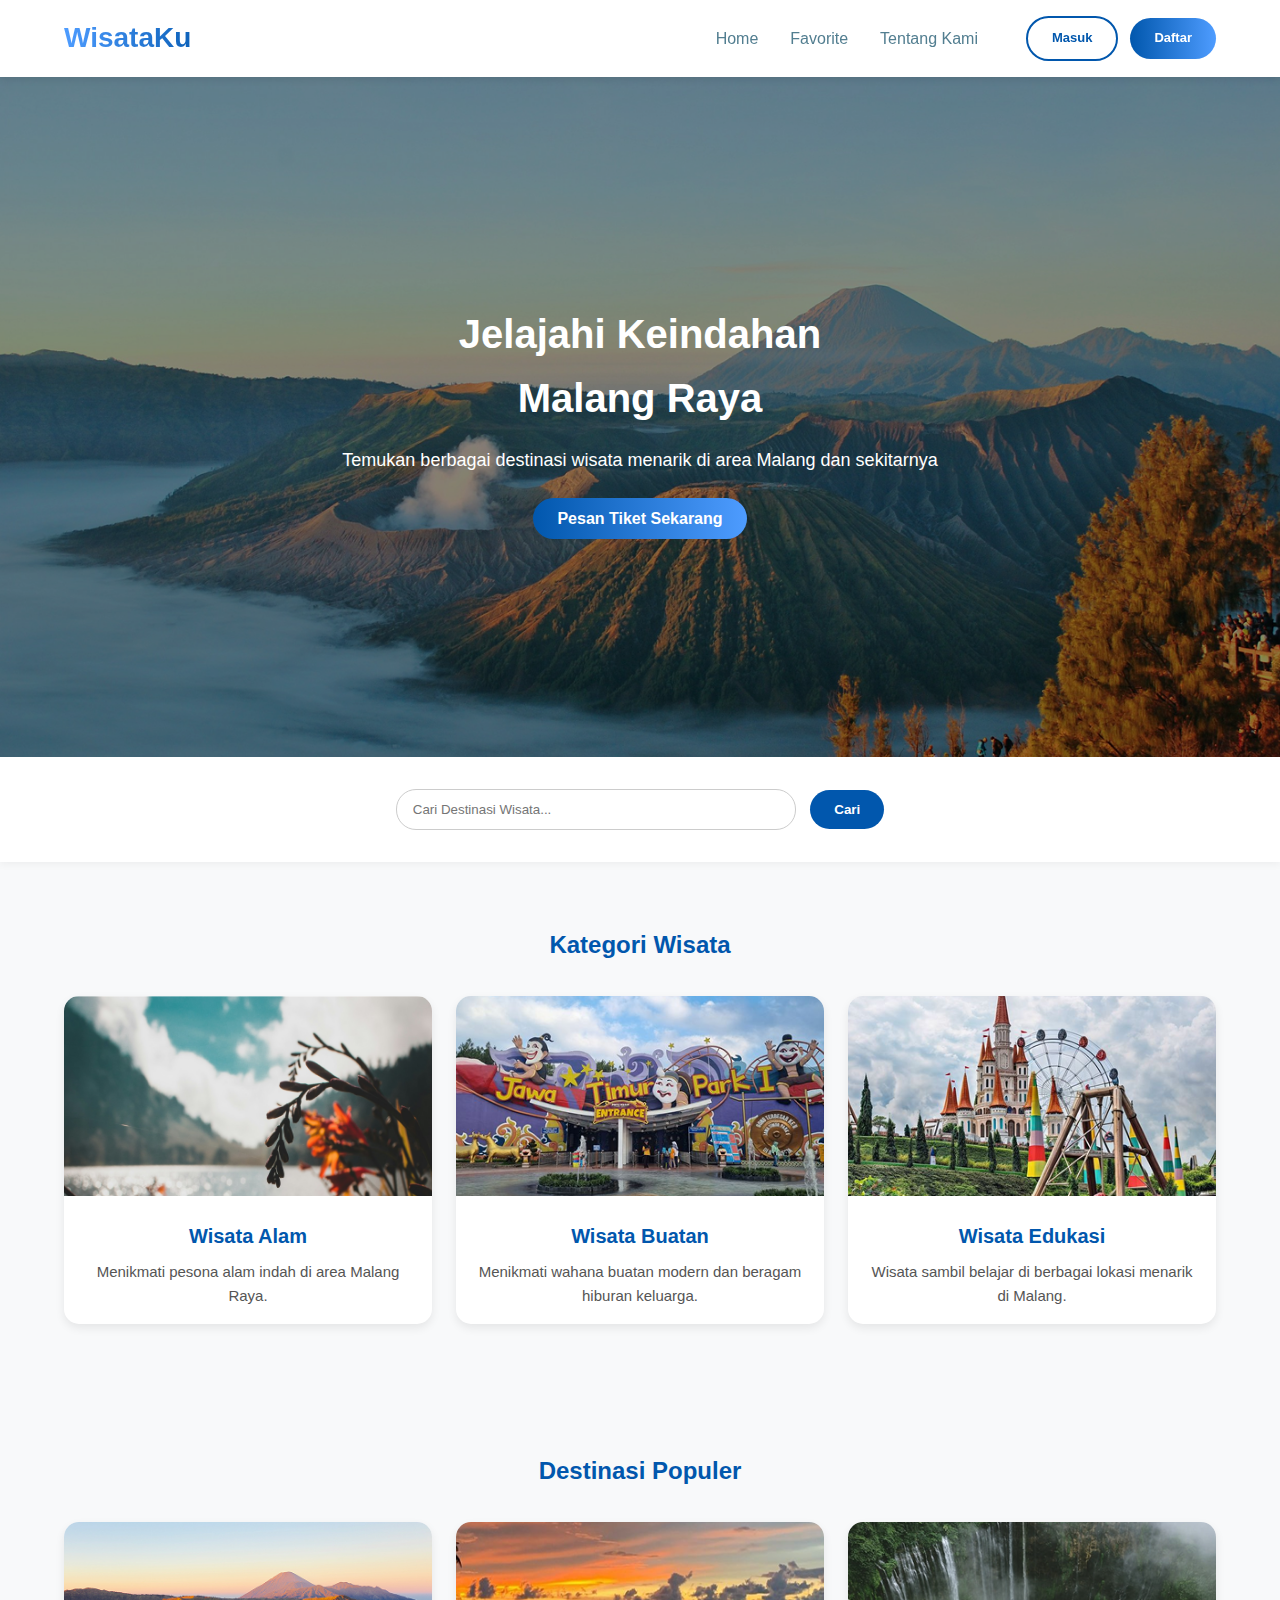
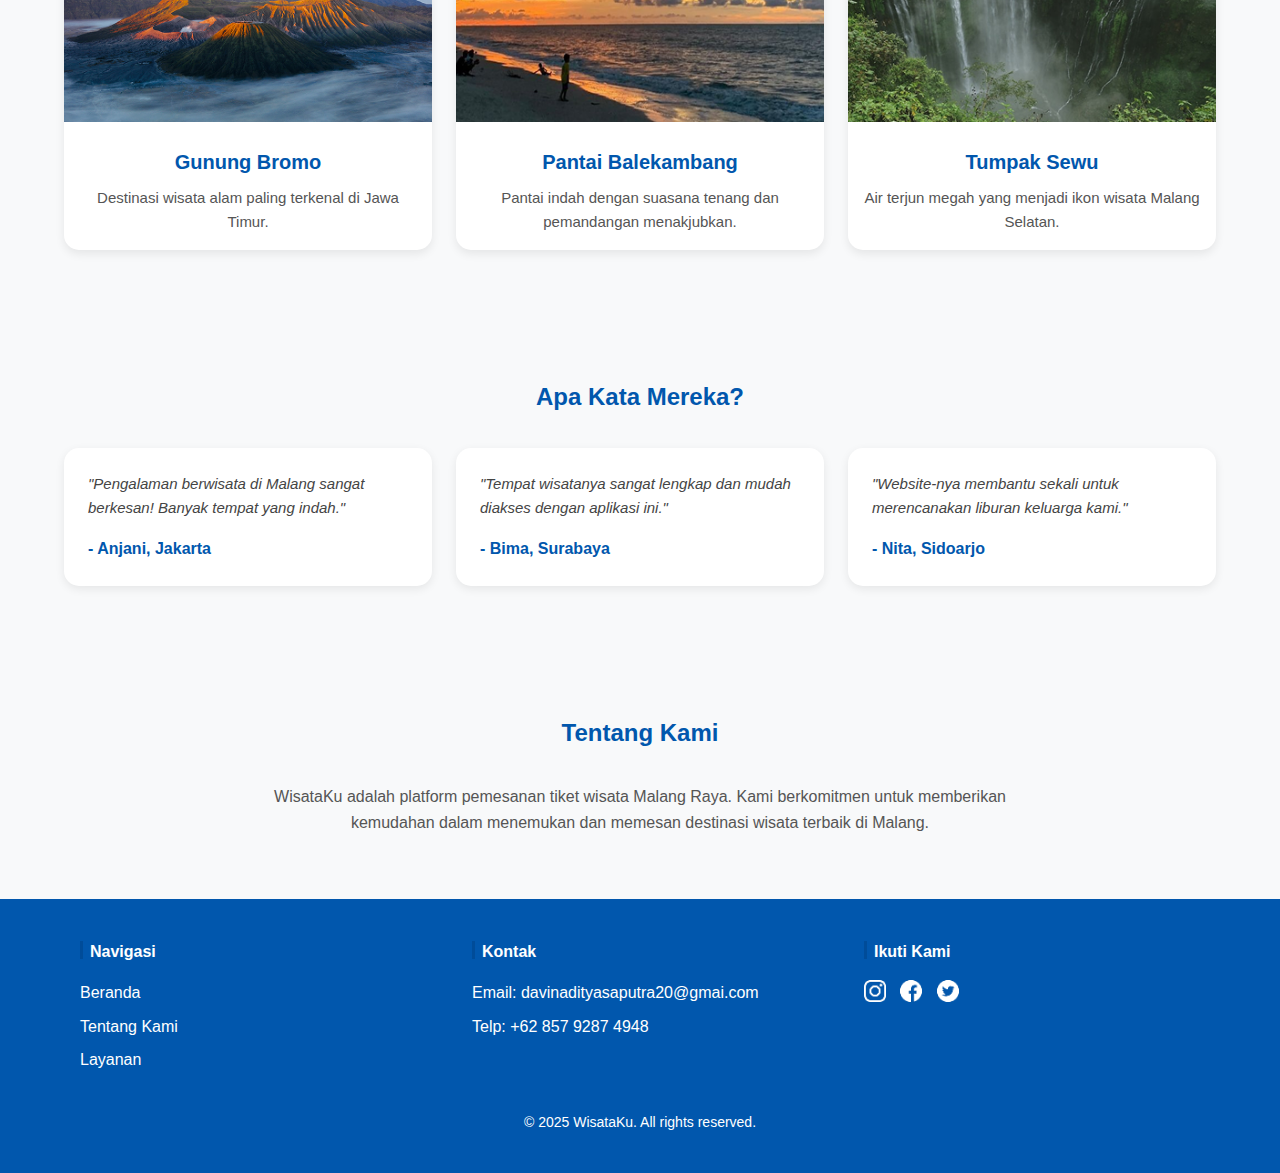
<file: index.html>
<!DOCTYPE html>
<html lang="id">
<head>
  <meta charset="UTF-8" />
  <meta name="viewport" content="width=device-width, initial-scale=1.0" />
  <title>WisataKu - Jelajahi Keindahan Malang Raya</title>
  <link rel="stylesheet" href="landing.css" />
</head>
<body> 
  <header class="navbar">
    <div class="container">
      <h1 class="logo">WisataKu</h1>
      <nav>
        <ul>
          <li><a href="#">Home</a></li>
          <li><a href="login.html">Favorite</a></li>
          <li><a href="#">Tentang Kami</a></li>
        </ul>
      </nav>
      <!-- Auth Buttons -->
      <div class="auth-buttons">
        <a href="login.html" class="btn-masuk">Masuk</a>
        <a href="regrist.html" class="btn-daftar">Daftar</a>
      </div>
    </div>
  </header>

  <!-- Hero Section -->
  <section class="hero">
    <div class="hero-content">
      <h2>Jelajahi Keindahan <br> <span>Malang Raya</span></h2>
      <p>Temukan berbagai destinasi wisata menarik di area Malang dan sekitarnya</p>
      <a href="login.html" class="button">Pesan Tiket Sekarang</a>
    </div>
  </section>

  <!-- Search -->
  <section class="search-section">
    <div class="container">
      <input type="text" placeholder="Cari Destinasi Wisata..." />
      <button class="btn">Cari</button>
    </div>
  </section>

  <!-- Kategori Wisata -->
  <section class="kategori">
    <div class="container">
      <h2>Kategori Wisata</h2>
      <div class="kategori-grid">
        <div class="card">
          <a href="#"><img src="Wisata Alam.png" alt="Wisata Alam"></a>
          <h3>Wisata Alam</h3>
          <p>Menikmati pesona alam indah di area Malang Raya.</p>
        </div>
        <div class="card">
          <a href="#"><img src="Wisata Buatan.png" alt="Wisata Buatan"></a>
          <h3>Wisata Buatan</h3>
          <p>Menikmati wahana buatan modern dan beragam hiburan keluarga.</p>
        </div>
        <div class="card">
          <a href="#"><img src="Wisata Edukasi.png" alt="Wisata Edukasi"></a>
          <h3>Wisata Edukasi</h3>
          <p>Wisata sambil belajar di berbagai lokasi menarik di Malang.</p>
        </div>
      </div>
    </div>
  </section>

  <!-- Destinasi Populer -->
  <section class="populer">
    <div class="container">
      <h2>Destinasi Populer</h2>
      <div class="populer-grid">
        <div class="card">
          <a href=""><img src="Bromo.png" alt="Gunung Bromo"></a>
          <h3>Gunung Bromo</h3>
          <p>Destinasi wisata alam paling terkenal di Jawa Timur.</p>
        </div>
        <div class="card">
          <a href=""><img src="Kondang.png" alt="Pantai Balekambang"></a>
          <h3>Pantai Balekambang</h3>
          <p>Pantai indah dengan suasana tenang dan pemandangan menakjubkan.</p>
        </div>
          <div class="card">
            <a href=""><img src="Tumpak.png" alt="Tumpak Sewu"></a>
          <h3>Tumpak Sewu</h3>
          <p>Air terjun megah yang menjadi ikon wisata Malang Selatan.</p>
        </div>
      </div>
    </div>
  </section>

  <!-- Testimoni -->
  <section class="testimoni">
    <div class="container">
      <h2>Apa Kata Mereka?</h2>
      <div class="testi-grid">
        <div class="testi">
          <p>"Pengalaman berwisata di Malang sangat berkesan! Banyak tempat yang indah."</p>
          <span>- Anjani, Jakarta</span>
        </div>
        <div class="testi">
          <p>"Tempat wisatanya sangat lengkap dan mudah diakses dengan aplikasi ini."</p>
          <span>- Bima, Surabaya</span>
        </div>
        <div class="testi">
          <p>"Website-nya membantu sekali untuk merencanakan liburan keluarga kami."</p>
          <span>- Nita, Sidoarjo</span>
        </div>
      </div>
    </div>
  </section>

  <!-- Tentang Kami -->
  <section class="about">
    <div class="container">
      <h2>Tentang Kami</h2>
      <p>WisataKu adalah platform pemesanan tiket wisata Malang Raya. Kami berkomitmen untuk memberikan kemudahan dalam menemukan dan memesan destinasi wisata terbaik di Malang.</p>
    </div>
  </section>

  <!-- Footer -->
  <footer>
  <div class="footer-container">
    <div class="footer-box">
      <h3>Navigasi</h3>
      <ul>
        <li><a href="#">Beranda</a></li>
        <li><a href="#">Tentang Kami</a></li>
        <li><a href="#">Layanan</a></li>
      </ul>
    </div>

    <div class="footer-box">
      <h3>Kontak</h3>
      <ul>
        <li>Email: davinadityasaputra20@gmai.com</li>
        <li>Telp: +62 857 9287 4948</li>
      </ul>
    </div>

    <div class="footer-box">
      <h3>Ikuti Kami</h3>
      <div class="social-icons">
        <a href="https://www.instagram.com/dpinnn20?igsh=aHQ5NnYwbnFxNnI4"><img src="Instagram.png" alt="Instagram"></a>
        <a href="#"><img src="Facebook.png" alt="Facebook"></a>
        <a href="#"><img src="Twitter.png" alt="Twitter"></a>
      </div>
    </div>
  </div>

  <p class="footer-bottom">&copy; 2025 WisataKu. All rights reserved.</p>
</footer>
</body> 
</html>
</file>
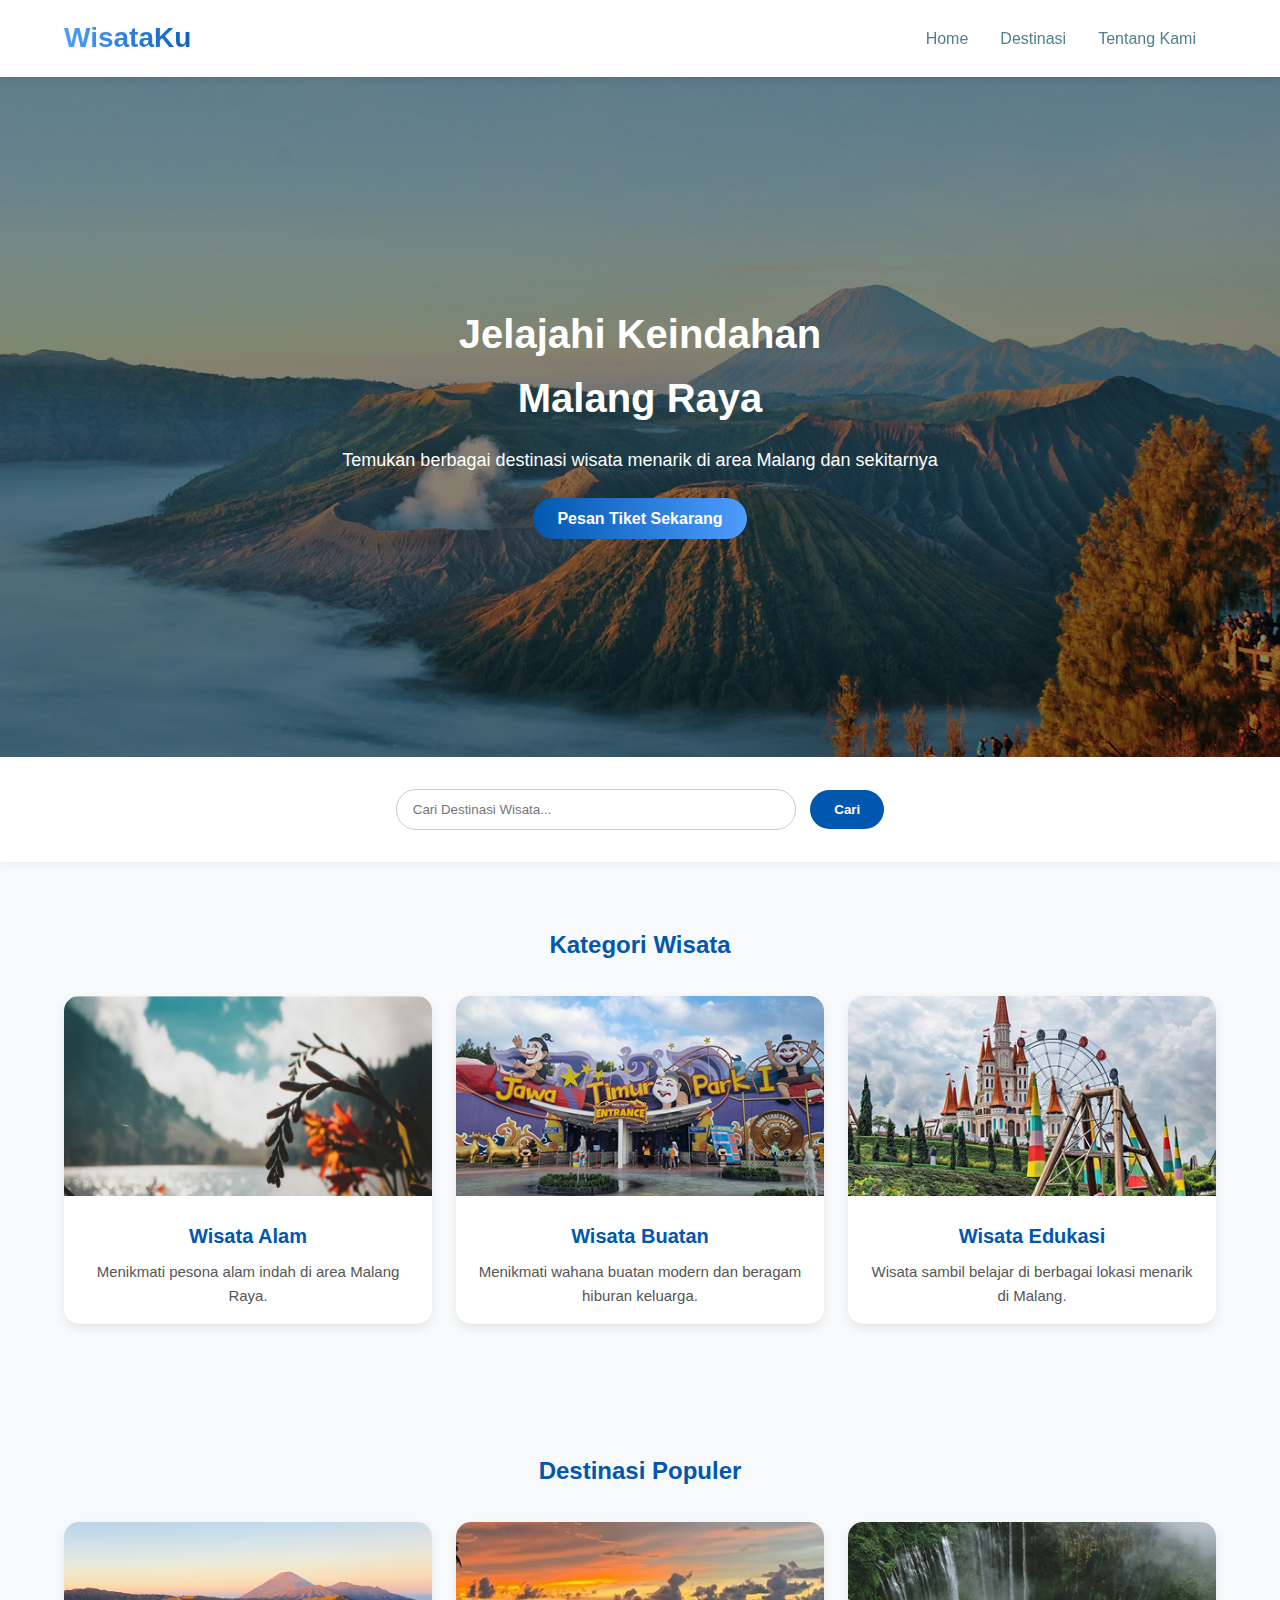
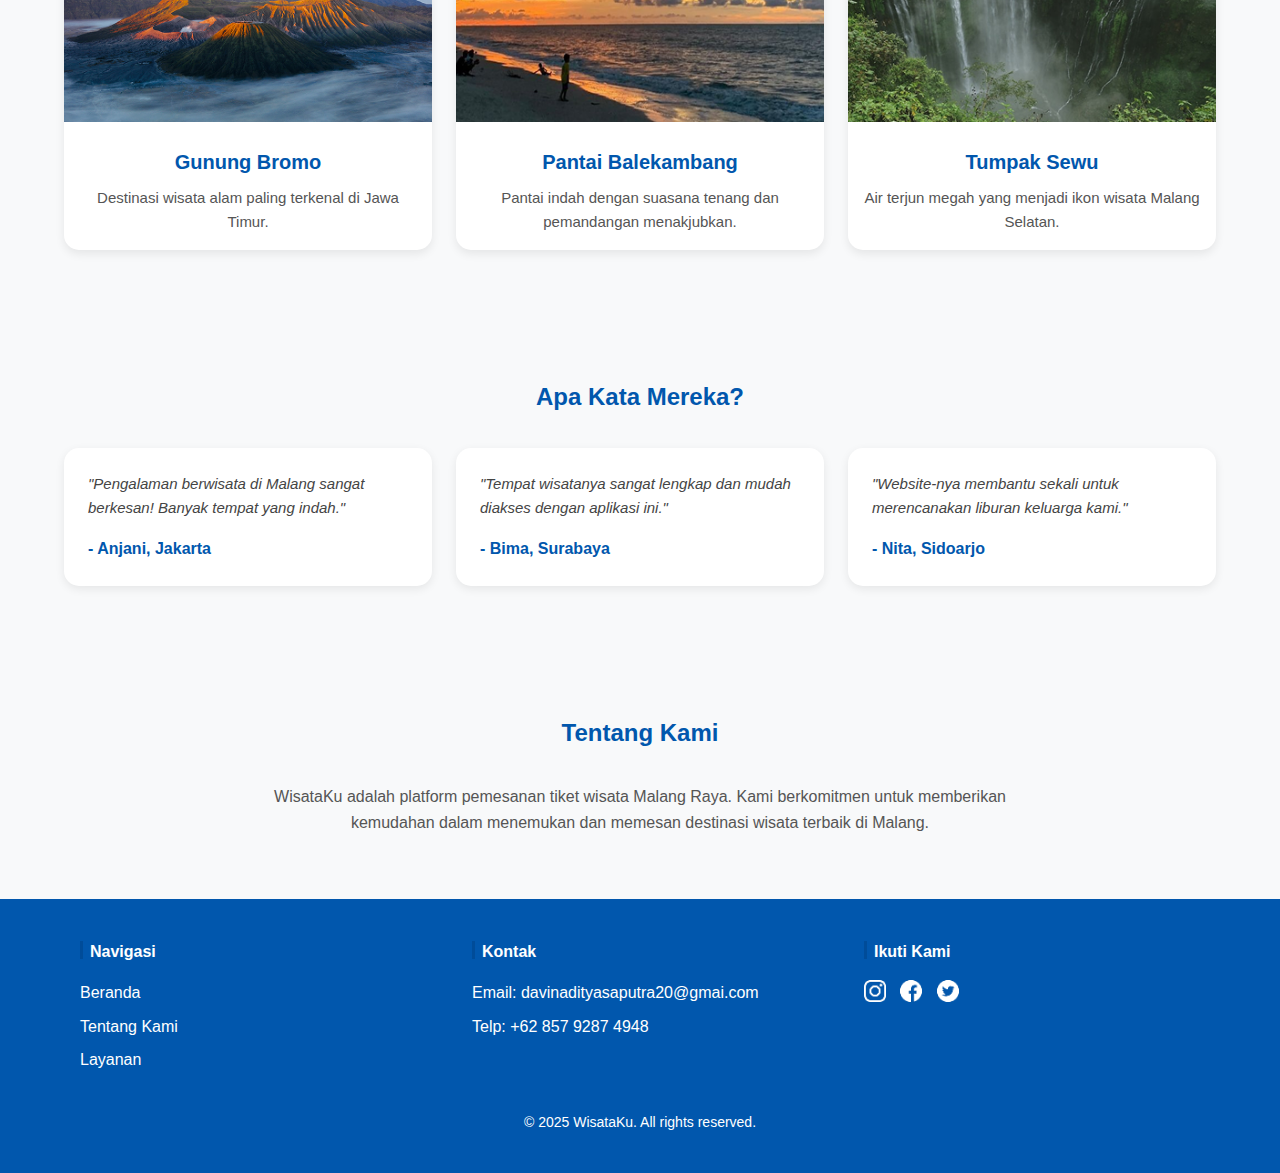
<file: home.html>
<!DOCTYPE html>
<html lang="id">
<head>
  <meta charset="UTF-8" />
  <meta name="viewport" content="width=device-width, initial-scale=1.0" />
  <title>WisataKu - Jelajahi Keindahan Malang Raya</title>
  <link rel="stylesheet" href="home.css" />
</head>
<body> 
  <header class="navbar">
    <div class="container">
      <h1 class="logo">WisataKu</h1>
      <nav>
        <ul>
          <li><a href="#">Home</a></li>
          <li><a href="#">Destinasi</a></li>
          <li><a href="#">Tentang Kami</a></li>
        </ul>
      </nav>
    </div>
  </header>

  <!-- Hero Section -->
  <section class="hero">
    <div class="hero-content">
      <h2>Jelajahi Keindahan <br> <span>Malang Raya</span></h2>
      <p>Temukan berbagai destinasi wisata menarik di area Malang dan sekitarnya</p>
      <a href="#" class="button">Pesan Tiket Sekarang</a>
    </div>
  </section>

  <!-- Search -->
  <section class="search-section">
    <div class="container">
      <input type="text" placeholder="Cari Destinasi Wisata..." />
      <button class="btn">Cari</button>
    </div>
  </section>

  <!-- Kategori Wisata -->
  <section class="kategori">
    <div class="container">
      <h2>Kategori Wisata</h2>
      <div class="kategori-grid">
        <div class="card">
          <img src="Wisata Alam.png" alt="Wisata Alam" />
          <h3>Wisata Alam</h3>
          <p>Menikmati pesona alam indah di area Malang Raya.</p>
        </div>
        <div class="card">
          <img src="Wisata Buatan.png" alt="Wisata Buatan" />
          <h3>Wisata Buatan</h3>
          <p>Menikmati wahana buatan modern dan beragam hiburan keluarga.</p>
        </div>
        <div class="card">
          <img src="Wisata Edukasi.png" alt="Wisata Edukasi" />
          <h3>Wisata Edukasi</h3>
          <p>Wisata sambil belajar di berbagai lokasi menarik di Malang.</p>
        </div>
      </div>
    </div>
  </section>

  <!-- Destinasi Populer -->
  <section class="populer">
    <div class="container">
      <h2>Destinasi Populer</h2>
      <div class="populer-grid">
        <div class="card">
          <img src="Bromo.png" alt="Gunung Bromo" />
          <h3>Gunung Bromo</h3>
          <p>Destinasi wisata alam paling terkenal di Jawa Timur.</p>
        </div>
        <div class="card">
          <img src="Kondang.png" alt="Pantai Balekambang" />
          <h3>Pantai Balekambang</h3>
          <p>Pantai indah dengan suasana tenang dan pemandangan menakjubkan.</p>
        </div>
        <div class="card">
          <img src="Tumpak.png" alt="Tumpak Sewu" />
          <h3>Tumpak Sewu</h3>
          <p>Air terjun megah yang menjadi ikon wisata Malang Selatan.</p>
        </div>
      </div>
    </div>
  </section>

  <!-- Testimoni -->
  <section class="testimoni">
    <div class="container">
      <h2>Apa Kata Mereka?</h2>
      <div class="testi-grid">
        <div class="testi">
          <p>"Pengalaman berwisata di Malang sangat berkesan! Banyak tempat yang indah."</p>
          <span>- Anjani, Jakarta</span>
        </div>
        <div class="testi">
          <p>"Tempat wisatanya sangat lengkap dan mudah diakses dengan aplikasi ini."</p>
          <span>- Bima, Surabaya</span>
        </div>
        <div class="testi">
          <p>"Website-nya membantu sekali untuk merencanakan liburan keluarga kami."</p>
          <span>- Nita, Sidoarjo</span>
        </div>
      </div>
    </div>
  </section>

  <!-- Tentang Kami -->
  <section class="about">
    <div class="container">
      <h2>Tentang Kami</h2>
      <p>WisataKu adalah platform pemesanan tiket wisata Malang Raya. Kami berkomitmen untuk memberikan kemudahan dalam menemukan dan memesan destinasi wisata terbaik di Malang.</p>
    </div>
  </section>

  <!-- Footer -->
  <footer>
  <div class="footer-container">
    <div class="footer-box">
      <h3>Navigasi</h3>
      <ul>
        <li><a href="#">Beranda</a></li>
        <li><a href="#">Tentang Kami</a></li>
        <li><a href="#">Layanan</a></li>
      </ul>
    </div>

    <div class="footer-box">
      <h3>Kontak</h3>
      <ul>
        <li>Email: davinadityasaputra20@gmai.com</li>
        <li>Telp: +62 857 9287 4948</li>
      </ul>
    </div>

    <div class="footer-box">
      <h3>Ikuti Kami</h3>
      <div class="social-icons">
        <a href="https://www.instagram.com/dpinnn20?igsh=aHQ5NnYwbnFxNnI4"><img src="Instagram.png" alt="Instagram"></a>
        <a href="#"><img src="Facebook.png" alt="Facebook"></a>
        <a href="#"><img src="Twitter.png" alt="Twitter"></a>
      </div>
    </div>
  </div>

  <p class="footer-bottom">&copy; 2025 WisataKu. All rights reserved.</p>
</footer>
</file>
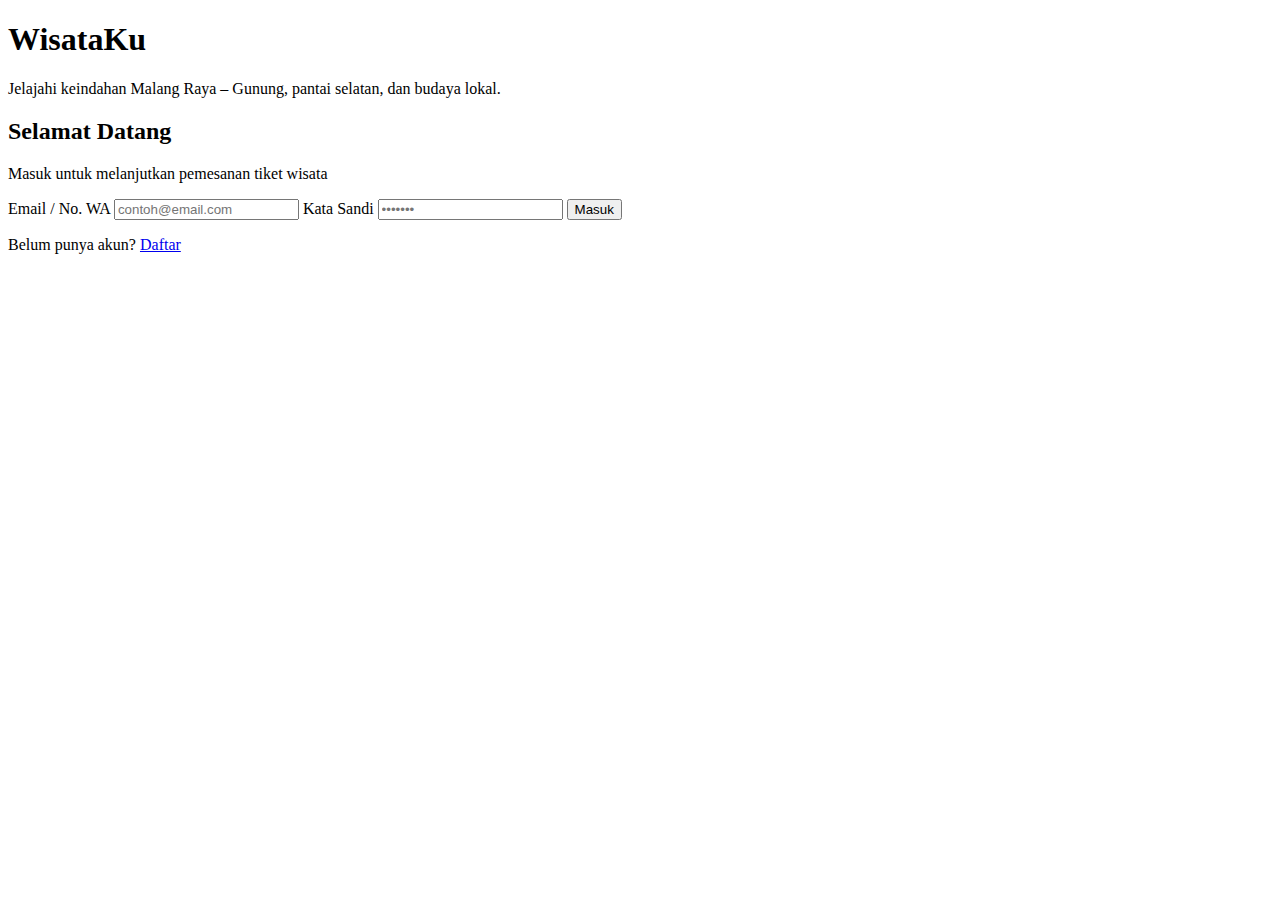
<file: login.html>
<!DOCTYPE html>
<html lang="id">
<head>
  <meta charset="UTF-8" />
  <meta name="viewport" content="width=device-width, initial-scale=1.0" />
  <title>WisataKu - Login</title>
  <link rel="stylesheet" href="" />
</head>
<body>
  <div class="container">
    <div class="left">
      <div class="logo">
        <div class="wave"></div>
        <h1><span class="blue">Wisata</span>Ku</h1>
        <p>Jelajahi keindahan Malang Raya – Gunung, pantai selatan, dan budaya lokal.</p>
      </div>
    </div>

    <div class="right">
      <div class="card">
        <h2>Selamat Datang</h2>
        <p>Masuk untuk melanjutkan pemesanan tiket wisata</p>

        <form>
          <label>Email / No. WA</label>
          <input type="text" placeholder="contoh@email.com" required />

          <label>Kata Sandi</label>
          <input type="password" placeholder="•••••••" required />

          <button type="submit">Masuk</button>
          <p class="register">Belum punya akun? <a href="#">Daftar</a></p>
        </form>
      </div>
    </div>
  </div>
</body>
</html>
</file>
<file: landing.css>
* {
  margin: 0;
  padding: 0;
  box-sizing: border-box;
  font-family: 'Poppins', sans-serif;
}

body {
  background-color: #f8f9fa;
  color: #333;
  line-height: 1.6;
}

/* === NAVBAR === */
.navbar {
  background: linear-gradient(90deg, #ffffff, #ffffff);
  color: #527E90;
  padding: 16px 0;
  position: sticky;
  top: 0;
  z-index: 1000;
  box-shadow: 0 2px 8px rgba(0,0,0,0.1);
}

.navbar .container {
  width: 90%;
  max-width: 1200px;
  margin: auto;
  display: flex;
  align-items: center;
  justify-content: space-between;
  gap: 24px;
}

.logo {
  font-size: 28px;
  font-weight: bold;
  background: linear-gradient(90deg, #4E9CFF 0%, #0157AD 120%); 
  -webkit-background-clip: text;
  -webkit-text-fill-color: transparent;
  flex-shrink: 0;
}

nav {
  display: flex;
  align-items: center;
  margin-left: auto;
  margin-right: 0;
}

nav ul {
  list-style: none;
  display: flex;
  gap: 32px;
  margin: 0;
}

nav a {
  color: #527E90;
  text-decoration: none;
  font-weight: 500;
  transition: 0.3s;
}

nav a:hover {
  color: #000000;
}

/* === AUTH BUTTONS === */
.auth-buttons {
  display: flex;
  gap: 12px;
  align-items: center;
  margin-left: 24px;
  flex-shrink: 0;
}

.btn-masuk {
  display: inline-block;
  padding: 10px 24px;
  border: 2px solid #0157AD;
  border-radius: 25px;
  color: #0157AD;
  text-decoration: none;
  font-weight: 600;
  font-size: 13px;
  transition: all 0.3s ease;
  background-color: transparent;
}

.btn-masuk:hover {
  background-color: #0157AD;
  color: white;
}

.btn-daftar {
  display: inline-block;
  padding: 10px 24px;
  background: linear-gradient(to right, #0157AD, #4E9CFF);
  color: white;
  border: none;
  border-radius: 25px;
  text-decoration: none;
  font-weight: 600;
  font-size: 13px;
  transition: all 0.3s ease;
}

.btn-daftar:hover {
  opacity: 0.9;
}

/* === RESPONSIVE === */
@media (max-width: 968px) {
  .navbar .container {
    flex-wrap: wrap;
  }
  
  nav {
    order: 2;
    margin-left: 0;
    width: 100%;
    justify-content: center;
    margin-top: 12px;
  }
  
  nav ul {
    gap: 20px;
  }
  
  .auth-buttons {
    order: 1;
    margin-left: auto;
  }
}

@media (max-width: 768px) {
  .logo {
    font-size: 24px;
  }
  
  nav ul {
    gap: 16px;
    font-size: 14px;
  }
  
  .btn-masuk,
  .btn-daftar {
    padding: 9px 20px;
    font-size: 12px;
  }
}

@media (max-width: 480px) {
  .navbar .container {
    width: 95%;
  }
  
  nav ul {
    gap: 12px;
    font-size: 13px;
  }
  
  .auth-buttons {
    gap: 8px;
  }
  
  .btn-masuk,
  .btn-daftar {
    padding: 8px 16px;
    font-size: 11px;
  }
}

/* === HERO SECTION === */
.hero {
  background: url('background.png') center/cover no-repeat;
  height: 680px;
  display: flex;
  align-items: center;
  justify-content: center;
  text-align: center;
  color: white;
  position: relative;
}

.hero::after {
  content: "";
  position: absolute;
  top: 0; left: 0; right: 0; bottom: 0;
  background: rgba(0, 0, 0, 0.4);
}

.hero-content {
  position: relative;
  z-index: 1;
  max-width: 700px;
}

.hero h2 {
  font-size: 40px;
  margin-bottom: 16px;
}

.hero span {
  color: #ffffff;
  font-weight: bold;
}

.hero p {
  margin-bottom: 32px;
  font-size: 18px;
}

.button {
  background: linear-gradient(to right, #0157AD, #4E9CFF);
  color: white;
  padding: 12px 24px;
  border-radius: 30px;
  text-decoration: none;
  font-weight: 600;
  transition: 0.3s;
}

.button:hover {
  background-color: #ffffff;
  color: #0157AD;
}

/* === SEARCH SECTION === */
.search-section {
  background: white;
  padding: 32px 0;
  box-shadow: 0 2px 8px rgba(0,0,0,0.05);
  text-align: center;
}

.search-section input {
  padding: 12px 16px;
  width: 60%;
  max-width: 400px;
  border: 1px solid #ccc;
  border-radius: 20px;
  outline: none;
}

.search-section .btn {
  padding: 12px 24px;
  background-color: #0157AD;
  color: white;
  border: none;
  border-radius: 20px;
  cursor: pointer;
  font-weight: 600;
  margin-left: 10px;
  transition: 0.3s;
}

.search-section .btn:hover {
  background-color: #014a96;
}

section {
  padding: 64px 0;
}

.container {
  width: 90%;
  max-width: 1200px;
  margin: auto;
}

.kategori h2, .populer h2, .testimoni h2, .about h2 {
  text-align: center;
  margin-bottom: 32px;
  color: #0157AD;
}

.kategori-grid, .populer-grid, .testi-grid {
  display: grid;
  grid-template-columns: repeat(auto-fit, minmax(280px, 1fr));
  gap: 24px;
}

.card {
  background: white;
  border-radius: 15px;
  overflow: hidden;
  box-shadow: 0 4px 10px rgba(0,0,0,0.08);
  transition: 0.3s;
  text-align: center;
  padding-bottom: 16px;
}

.card img {
  width: 100%;
  height: 200px;
  object-fit: cover;
}

.card h3 {
  margin: 16px 0 8px;
  color: #0157AD;
  font-size: 20px;
}

.card p {
  padding: 0 16px;
  font-size: 15px;
  color: #555;
}

.card:hover {
  transform: translateY(-5px);
  box-shadow: 0 6px 14px rgba(0,0,0,0.15);
}

.testi {
  background: white;
  padding: 24px;
  border-radius: 15px;
  box-shadow: 0 3px 10px rgba(0,0,0,0.08);
}

.testi p {
  font-style: italic;
  margin-bottom: 16px;
  color: #444;
  font-size: 15px;
}

.testi span {
  color: #0157AD;
  font-weight: 600;
}

.about p {
  text-align: center;
  max-width: 800px;
  margin: auto;
  color: #555;
  font-size: 16px;
}

footer {
  background-color: #0157AD;
  color: white;
  padding: 40px 80px;
  font-family: Arial, sans-serif;
}

.footer-container {
  display: flex;
  justify-content: space-between;
  align-items: flex-start;
}

.footer-box {
  width: 30%;
}

.footer-box h3 {
  font-size: 16px;
  margin-bottom: 15px;
  position: relative;
  padding-left: 10px;
  font-weight: bold;
}

.footer-box h3::before {
  content: "";
  position: absolute;
  left: 0;
  top: 2px;
  width: 3px;
  height: 18px;
  background-color: #004C99;
}

.footer-box ul {
  list-style: none;
  padding: 0;
}

.footer-box li {
  margin-bottom: 8px;
}

.footer-box a {
  color: white;
  text-decoration: none;
}

.footer-box a:hover {
  text-decoration: underline;
}

.social-icons img {
  width: 22px;
  margin-right: 10px;
  cursor: pointer;
}

.footer-bottom {
  text-align: center;
  margin-top: 30px;
  font-size: 14px;
}
</file>
<file: home.css>
* {
  margin: 0;
  padding: 0;
  box-sizing: border-box;
  font-family: 'Poppins', sans-serif;
}

body {
  background-color: #f8f9fa;
  color: #333;
  line-height: 1.6;
}


.navbar {
  background: linear-gradient(90deg, #ffffff, #ffffff);
  color: #527E90;
  padding: 16px 0;
  position: sticky;
  top: 0;
  z-index: 1000;
  box-shadow: 0 2px 8px rgba(0,0,0,0.1);
}

.navbar .container {
  width: 90%;
  max-width: 1200px;
  margin: auto;
  display: flex;
  align-items: center;
  justify-content: space-between;
}

.navbar nav {
  margin-left: auto;
  margin-right: 20px;
}

.logo {
  font-size: 29px;
  font-weight: 700;
}

.logo {
  font-size: 28px;
  font-weight: bold;
  background: linear-gradient(90deg, #4E9CFF 0%, #0157AD 120%); 
  -webkit-background-clip: text;
  -webkit-text-fill-color: transparent;
}


nav ul {
  list-style: none;
  display: flex;
  gap: 32px;
}

nav a {
  color: #527E90;
  text-decoration: none;
  font-weight: 500;
  transition: 0.3s;
}

nav a:hover {
  color: #000000;
}

/* === PROFILE PHOTO ICON === */
.profile-icon {
  width: 42px;
  height: 42px;
  border-radius: 50%;
  object-fit: cover;
  cursor: pointer;
  border: 2px solid #0157AD;
  transition: all 0.3s ease;
}

.profile-icon:hover {
  transform: scale(1.05);
  border-color: #4E9CFF;
  box-shadow: 0 2px 8px rgba(1, 87, 173, 0.3);
}

/* === HERO SECTION === */
.hero {
  background: url('background.png') center/cover no-repeat;
  height: 680px;
  display: flex;
  align-items: center;
  justify-content: center;
  text-align: center;
  color: white;
  position: relative;
}

.hero::after {
  content: "";
  position: absolute;
  top: 0; left: 0; right: 0; bottom: 0;
  background: rgba(0, 0, 0, 0.4);
}

.hero-content {
  position: relative;
  z-index: 1;
  max-width: 700px;
}

.hero h2 {
  font-size: 40px;
  margin-bottom: 16px;
}

.hero span {
  color: #ffffff;
  font-weight: bold;
}

.hero p {
  margin-bottom: 32px;
  font-size: 18px;
}

.button {
  background: linear-gradient(to right, #0157AD, #4E9CFF);
  color: white;
  padding: 12px 24px;
  border-radius: 30px;
  text-decoration: none;
  font-weight: 600;
  transition: 0.3s;
}

.button:hover {
  background-color: #ffffff;
  color: #0157AD;
}


.search-section {
  background: white;
  padding: 32px 0;
  box-shadow: 0 2px 8px rgba(0,0,0,0.05);
  text-align: center;
}

.search-section input {
  padding: 12px 16px;
  width: 60%;
  max-width: 400px;
  border: 1px solid #ccc;
  border-radius: 20px;
  outline: none;
}

.search-section .btn {
  padding: 12px 24px;
  background-color: #0157AD;
  color: white;
  border: none;
  border-radius: 20px;
  cursor: pointer;
  font-weight: 600;
  margin-left: 10px;
  transition: 0.3s;
}

.search-section .btn:hover {
  background-color: #014a96;
}


section {
  padding: 64px 0;
}

.container {
  width: 90%;
  max-width: 1200px;
  margin: auto;
}


.kategori h2, .populer h2, .testimoni h2, .about h2 {
  text-align: center;
  margin-bottom: 32px;
  color: #0157AD;
}
.kategori-grid, .populer-grid, .testi-grid {
  display: grid;
  grid-template-columns: repeat(auto-fit, minmax(280px, 1fr));
  gap: 24px;
}

.card {
  background: white;
  border-radius: 15px;
  overflow: hidden;
  box-shadow: 0 4px 10px rgba(0,0,0,0.08);
  transition: 0.3s;
  text-align: center;
  padding-bottom: 16px;
}

.card img {
  width: 100%;
  height: 200px;
  object-fit: cover;
}

.card h3 {
  margin: 16px 0 8px;
  color: #0157AD;
  font-size: 20px;
}

.card p {
  padding: 0 16px;
  font-size: 15px;
  color: #555;
}

.card:hover {
  transform: translateY(-5px);
  box-shadow: 0 6px 14px rgba(0,0,0,0.15);
}


.testi {
  background: white;
  padding: 24px;
  border-radius: 15px;
  box-shadow: 0 3px 10px rgba(0,0,0,0.08);
}

.testi p {
  font-style: italic;
  margin-bottom: 16px;
  color: #444;
  font-size: 15px;
}

.testi span {
  color: #0157AD;
  font-weight: 600;
}


.about p {
  text-align: center;
  max-width: 800px;
  margin: auto;
  color: #555;
  font-size: 16px;
}


footer {
  background-color: #0157AD;
  color: white;
  padding: 40px 80px;
  font-family: Arial, sans-serif;
}

.footer-container {
  display: flex;
  justify-content: space-between;
  align-items: flex-start;
}

.footer-box {
  width: 30%;
}

.footer-box h3 {
  font-size: 16px;
  margin-bottom: 15px;
  position: relative;
  padding-left: 10px;
  font-weight: bold;
}

.footer-box h3::before {
  content: "";
  position: absolute;
  left: 0;
  top: 2px;
  width: 3px;
  height: 18px;
  background-color: #004C99; /* biru lebih tua */
}

.footer-box ul {
  list-style: none;
  padding: 0;
}

.footer-box li {
  margin-bottom: 8px;
}

.footer-box a {
  color: white;
  text-decoration: none;
}

.footer-box a:hover {
  text-decoration: underline;
}

.social-icons img {
  width: 22px;
  margin-right: 10px;
  cursor: pointer;
}

.footer-bottom {
  text-align: center;
  margin-top: 30px;
  font-size: 14px;
}

/* === RESPONSIVE === */
@media (max-width: 768px) {
  .navbar .container {
    flex-wrap: wrap;
  }
  
  nav {
    order: 2;
    width: 100%;
    margin-top: 10px;
  }
  
  nav ul {
    justify-content: center;
    gap: 16px;
  }
  
  .profile-icon {
    width: 38px;
    height: 38px;
  }
}
</file>
